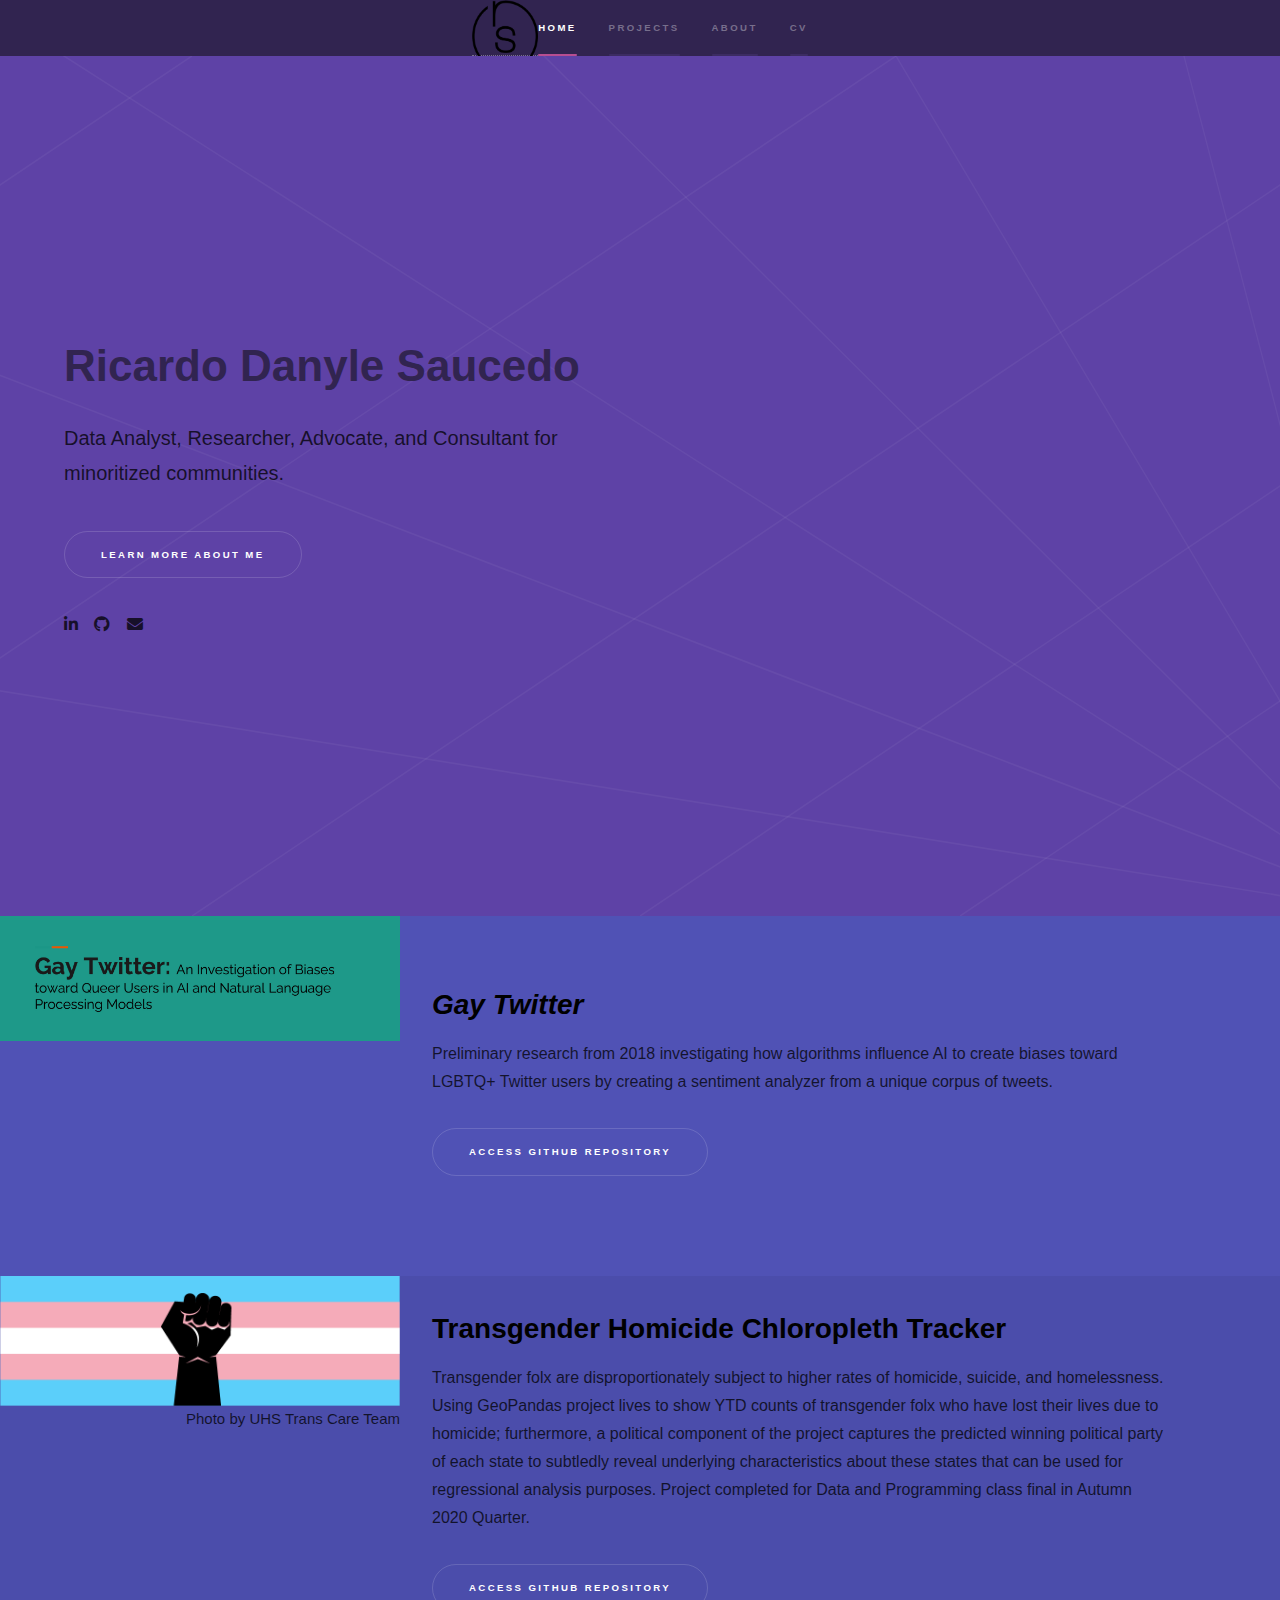
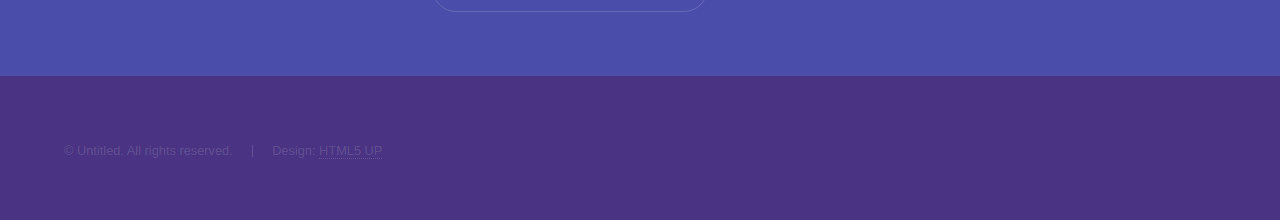
<file: index.html>
<!DOCTYPE HTML>
<!--
	Hyperspace by HTML5 UP
	html5up.net | @ajlkn
	Free for personal and commercial use under the CCA 3.0 license (html5up.net/license)
	Edits made by: Ricardo Saucedo
-->
<html>
	<head>
		<title>RS Services</title>
		<meta charset="utf-8" />
		<meta name="viewport" content="width=device-width, initial-scale=1, user-scalable=no" />
		<link rel="stylesheet" href="assets/css/main.css" />
		<link rel="shortcut icon" type="image/png" href="images/RSLogoTransparent.png"/>
		<noscript><link rel="stylesheet" href="assets/css/noscript.css" /></noscript>
	</head>
	<body class="is-preload">

		<!-- Sidebar -->
			<section id="sidebar">
				
				<div class="inner">
					<a href="index.html" class="title"><img alt="Logo" class="img-responsive" src="images/RSLogoTransparent.png"
					width="100" height="100"></a>
					<nav>
						<ul>
							<li><a href="#intro">Home</a></li>
							<li><a href="#one">Projects</a></li>
							<li><a href="contact.html">About</a></li>
							<li><a href="https://drive.google.com/file/d/1OMxg4QOyLHSQm7J_5yZWoTuV--6r4Atb/view?usp=sharing">CV</a></li>
						</ul>
					</nav>
				</div>
			</section>

		<!-- Wrapper -->
			<div id="wrapper">

				<!-- Intro -->
					<section id="intro" class="wrapper style1 fullscreen fade-up">
						
						<div class="inner">
							<h1>Ricardo Danyle Saucedo</h1>
							<p>Data Analyst, Researcher, Advocate, and Consultant for<br />
							minoritized communities.</p>
							<ul class="actions">
								<li><a href="contact.html" class="button scrolly">Learn more about me</a></li>
							</ul>
							<ul class="icons">
									<li><a href="https://www.linkedin.com/in/saucedord/" class="icon brands fa-linkedin-in"><span class="label">LinkedIn</span></a></li>
									<li><a href="https://github.com/RicardoSauce" class="icon brands fa-github"><span class="label">GitHub</span></a></li>
									<li><a href="mailto:saucedord@uchicago.edu" class="fa fa-envelope" aria-hidden="true"><span class="label">Email</span></a></li>
							</ul>
						</div>
					</section>

				<!-- One -->
					<section id="one" class="wrapper style2 spotlights">
						<section>
							<a href="https://github.com/RicardoSauce/GayTwitter" class="image"><img src="images/GayTwitter.jpg" alt="" data-position="center center" /></a>
							<div class="content">
								<div class="inner">
									<h2><i>Gay Twitter</i></h2>
									<p>Preliminary research from 2018 investigating how algorithms influence AI to create biases toward LGBTQ+ Twitter users by creating a sentiment analyzer from a unique corpus of tweets.</p>
									<ul class="actions">
										<li><a href="https://github.com/RicardoSauce/GayTwitter" class="button">Access GitHub repository</a></li>
									</ul>
								</div>
							</div>
						</section>
						<section>
							<a href="https://github.com/RicardoSauce/TransHomicideTracker" class="image"><img src="images/transgender.png" alt="" data-position="top center" /><figcaption>Photo by UHS Trans Care Team</figcaption></a>
							<div class="content">
								<div class="inner">
									<h2>Transgender Homicide Chloropleth Tracker </h2>
									<p>Transgender folx are disproportionately subject to higher rates of homicide, suicide, and homelessness. Using GeoPandas project lives to show YTD counts of transgender folx who have lost their lives due to homicide; furthermore, a political component of the project captures the predicted winning political party of each state to subtledly reveal underlying characteristics about these states that can be used for regressional analysis purposes. Project completed for Data and Programming class final in Autumn 2020 Quarter. </p>
									<ul class="actions">
										<li><a href="https://github.com/RicardoSauce/TransHomicideTracker" class="button">Access GitHub repository</a></li>
									</ul>
								</div>
							</div>
						</section>
						
			</div>

		<!-- Footer -->
			<footer id="footer" class="wrapper style1-alt">
				<div class="inner">
					<ul class="menu">
						<li>&copy; Untitled. All rights reserved.</li><li>Design: <a href="http://html5up.net">HTML5 UP</a></li>
					</ul>
				</div>
			</footer>

		<!-- Scripts -->
			<script src="assets/js/jquery.min.js"></script>
			<script src="assets/js/jquery.scrollex.min.js"></script>
			<script src="assets/js/jquery.scrolly.min.js"></script>
			<script src="assets/js/browser.min.js"></script>
			<script src="assets/js/breakpoints.min.js"></script>
			<script src="assets/js/util.js"></script>
			<script src="assets/js/main.js"></script>

	</body>
</html>
</file>
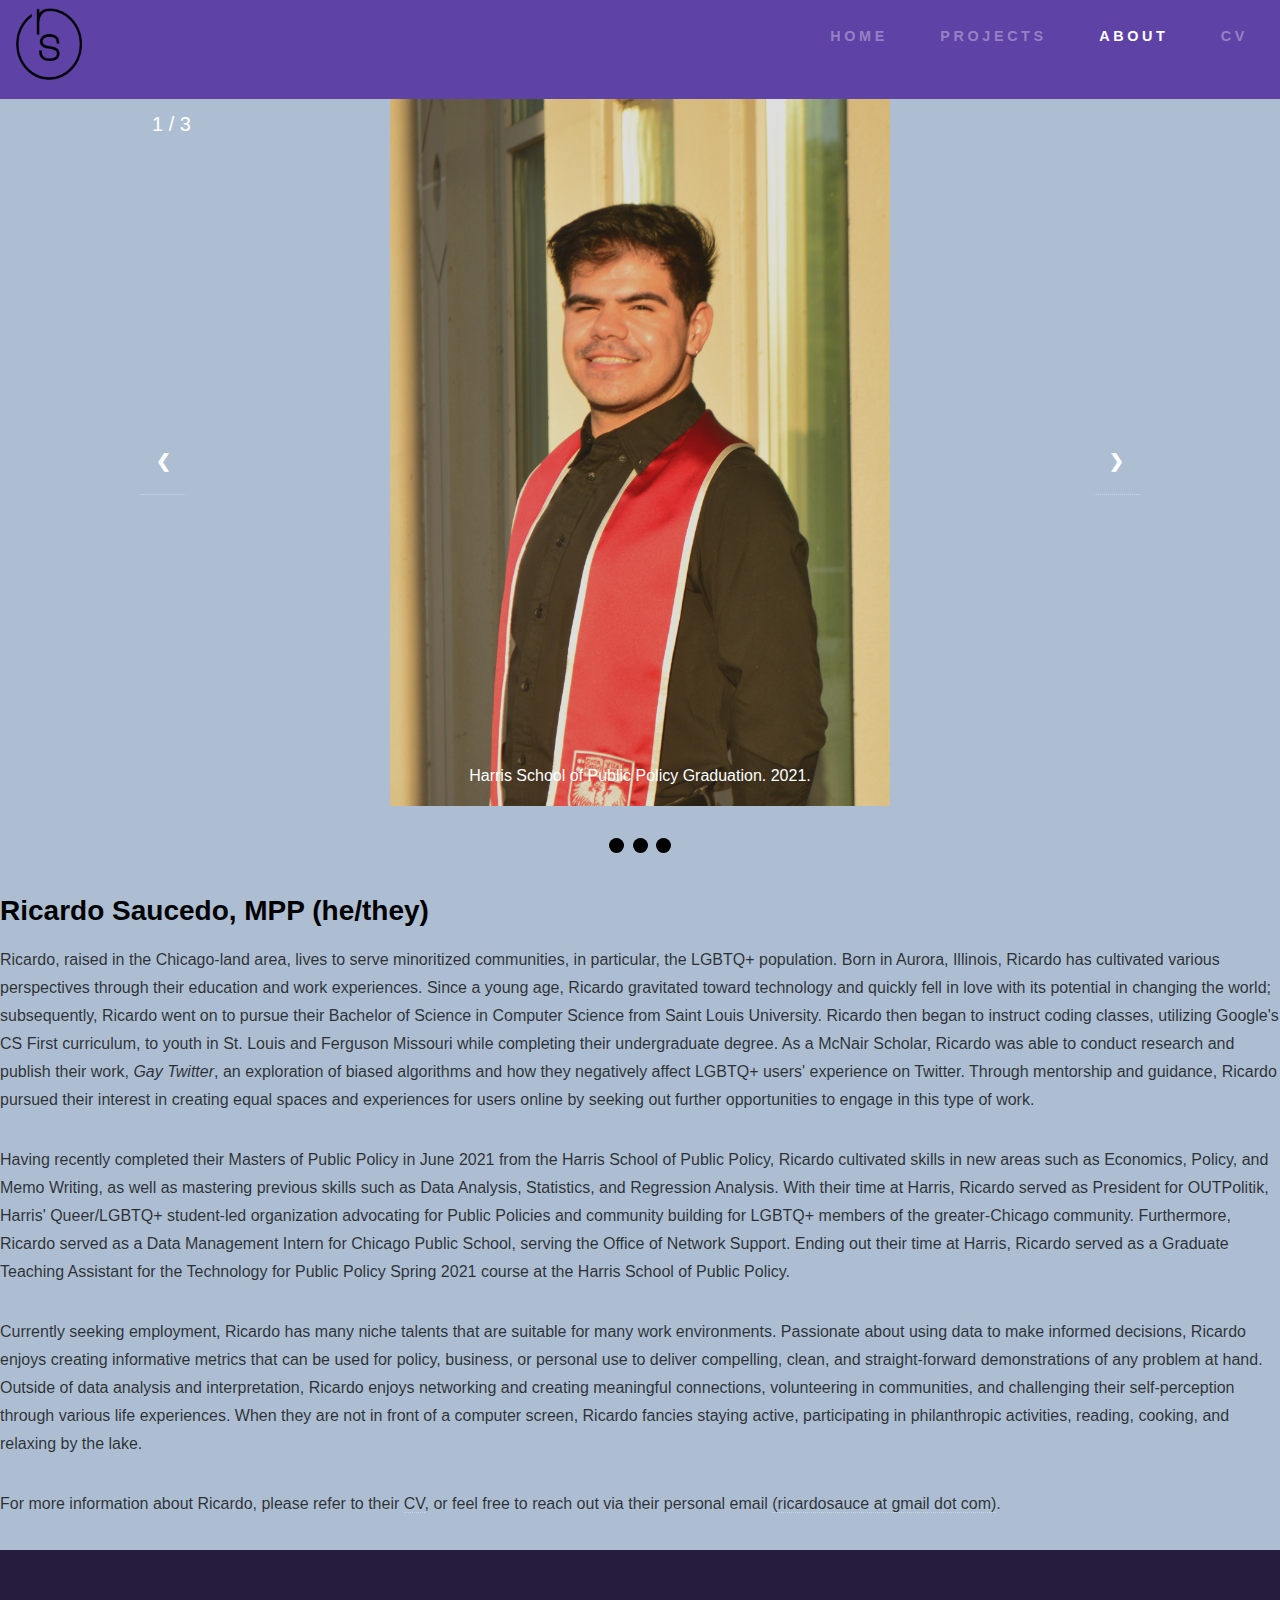
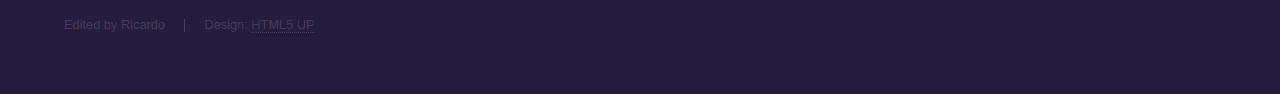
<file: contact.html>
<!DOCTYPE HTML>
<!--
	Hyperspace by HTML5 UP
	html5up.net | @ajlkn
	Free for personal and commercial use under the CCA 3.0 license (html5up.net/license)
	Edits made by: Ricardo Saucedo
-->
<html>
	<head>
		<title>RS Services</title>
		<meta charset="utf-8" />
		<meta name="viewport" content="width=device-width, initial-scale=1, user-scalable=no" />
		<link rel="stylesheet" href="assets/css/main.css" />
		<link rel="shortcut icon" type="image/png" href="images/RSLogoTransparent.png"/>
		<noscript><link rel="stylesheet" href="assets/css/noscript.css" /></noscript>
	</head>


			<!-- Header -->
	<header id="header">
		<a href="index.html" class="title"><img alt="Logo" class="img-responsive" src="images/RSLogoTransparent.png"
			width="100" height="100"></a>
		<nav>
			<ul>
				<li><a href="index.html">Home</a></li>
				<li><a href="index.html#one">Projects</a></li>
				<li><a href="contact.html" class="active">About</a></li>
				<li><a href="https://drive.google.com/file/d/1OMxg4QOyLHSQm7J_5yZWoTuV--6r4Atb/view?usp=sharing">CV</a></li>
			</ul>
		</nav>
	</header>
	
	<body class="is-preload">
	<!-- Wrapper -->
			<div class="slideshow-container">
					<!-- Full-width images with number and caption text -->
					<div class="mySlides fade">
						<div class="numbertext">1 / 3</div>
						<img src="images/headshot.JPG" style="width:50%" class="center">
						<div class="text">Harris School of Public Policy Graduation. 2021.</div>
					</div>
					
					<div class="mySlides fade">
						<div class="numbertext">2 / 3</div>
						<img src="images/UNMConference.jpg" style="width:100%">
						<div class="text">University of New Mexico. 2018.</div>
					</div>
					
					<div class="mySlides fade">
						<div class="numbertext">3 / 3</div>
						<img src="images/RicardoNaPraia.jpg" style="width:100%">
						<div class="text">Praia 19 in Costa de Caparica, Portugal. 2021.</div>
					</div>
					
					<!-- Next and previous buttons -->
					<a class="prev" onclick="plusSlides(-1)">&#10094;</a>
					<a class="next" onclick="plusSlides(1)">&#10095;</a>
				</div>	
					<br>
					
						<!-- The dots/circles -->
					<div style="text-align:center">
						<span class="dot" onclick="currentSlide(1)"></span>
						<span class="dot" onclick="currentSlide(2)"></span>
						<span class="dot" onclick="currentSlide(3)"></span>
					</div>
					<br>

				<section>	
					<div class="inner">
						<h2 class="major">Ricardo Saucedo, MPP (he/they)</h2>
						<p>Ricardo, raised in the Chicago-land area, lives to serve minoritized communities, in particular, the LGBTQ+ population. Born in Aurora, Illinois, Ricardo has cultivated various perspectives through their education and work experiences. Since a young age, Ricardo gravitated toward technology and quickly fell in love with its potential in changing the world; subsequently, Ricardo went on to pursue their Bachelor of Science in Computer Science from Saint Louis University. Ricardo then began to instruct coding classes, utilizing Google's CS First curriculum, to youth in St. Louis and Ferguson Missouri while completing their undergraduate degree. As a McNair Scholar, Ricardo was able to conduct research and publish their work, <i>Gay Twitter</i>, an exploration of biased algorithms and how they negatively affect LGBTQ+ users' experience on Twitter. Through mentorship and guidance, Ricardo pursued their interest in creating equal spaces and experiences for users online by seeking out further opportunities to engage in this type of work. </p>
						<p>Having recently completed their Masters of Public Policy in June 2021 from the Harris School of Public Policy, Ricardo cultivated skills in new areas such as Economics, Policy, and Memo Writing, as well as mastering previous skills such as Data Analysis, Statistics, and Regression Analysis. With their time at Harris, Ricardo served as President for OUTPolitik, Harris' Queer/LGBTQ+ student-led organization advocating for Public Policies and community building for LGBTQ+ members of the greater-Chicago community. Furthermore, Ricardo served as a Data Management Intern for Chicago Public School, serving the Office of Network Support. Ending out their time at Harris, Ricardo served as a Graduate Teaching Assistant for the Technology for Public Policy Spring 2021 course at the Harris School of Public Policy.  </p>
						<p>Currently seeking employment, Ricardo has many niche talents that are suitable for many work environments. Passionate about using data to make informed decisions, Ricardo enjoys creating informative metrics that can be used for policy, business, or personal use to deliver compelling, clean, and straight-forward demonstrations of any problem at hand. Outside of data analysis and interpretation, Ricardo enjoys networking and creating meaningful connections, volunteering in communities, and challenging their self-perception through various life experiences. When they are not in front of a computer screen, Ricardo fancies staying active, participating in philanthropic activities, reading, cooking, and relaxing by the lake. </p>
						<p></p>
						<p>For more information about Ricardo, please refer to their <a href="https://drive.google.com/file/d/1OMxg4QOyLHSQm7J_5yZWoTuV--6r4Atb/view?usp=sharing">CV</a>, or feel free to reach out via their personal email <a href="mailto:ricardsauce@gmail.com">(ricardosauce at gmail dot com)</a>.</p>
					</div>
				</section>

			</div>

		<!-- Footer -->
			<footer id="footer" class="wrapper alt">
				<div class="inner">
					<ul class="menu">
						<li> Edited by Ricardo</li><li>Design: <a href="http://html5up.net">HTML5 UP</a></li>
					</ul>
				</div>
			</footer>

		<!-- Scripts -->
			<script src="assets/js/jquery.min.js"></script>
			<script src="assets/js/jquery.scrollex.min.js"></script>
			<script src="assets/js/jquery.scrolly.min.js"></script>
			<script src="assets/js/browser.min.js"></script>
			<script src="assets/js/breakpoints.min.js"></script>
			<script src="assets/js/util.js"></script>
			<script src="assets/js/main.js"></script>
			<script src="assets/js/slideshow.js"></script>

	</body>
</html>
</file>
<file: assets/css/noscript.css>
/*
	Hyperspace by HTML5 UP
	html5up.net | @ajlkn
	Free for personal and commercial use under the CCA 3.0 license (html5up.net/license)
*/

/* Spotlights */

	.spotlights > section > .image:before {
		opacity: 0 !important;
	}

	.spotlights > section > .content > .inner {
		-moz-transform: none !important;
		-webkit-transform: none !important;
		-ms-transform: none !important;
		transform: none !important;
		opacity: 1 !important;
	}

/* Wrapper */

	.wrapper > .inner {
		opacity: 1 !important;
		-moz-transform: none !important;
		-webkit-transform: none !important;
		-ms-transform: none !important;
		transform: none !important;
	}

/* Sidebar */

	#sidebar > .inner {
		opacity: 1 !important;
	}

	#sidebar nav > ul > li {
		-moz-transform: none !important;
		-webkit-transform: none !important;
		-ms-transform: none !important;
		transform: none !important;
		opacity: 1 !important;
	}
</file>
<file: assets/css/main.css>
@import url(fontawesome-all.min.css);
/* templated from another source
*/

html, body, div, span, applet, object,
iframe, h1, h2, h3, h4, h5, h6, p, blockquote,
pre, a, abbr, acronym, address, big, cite,
code, del, dfn, em, img, ins, kbd, q, s, samp,
small, strike, strong, sub, sup, tt, var, b,
u, i, center, dl, dt, dd, ol, ul, li, fieldset,
form, label, legend, table, caption, tbody,
tfoot, thead, tr, th, td, article, aside,
canvas, details, embed, figure, figcaption,
footer, header, hgroup, menu, nav, output, ruby,
section, summary, time, mark, audio, video {
	margin: 0;
	padding: 0;
	border: 0;
	font-size: 100%;
	font: inherit;
	vertical-align: baseline;}

article, aside, details, figcaption, figure,
footer, header, hgroup, menu, nav, section {
	display: block;}

body {
	line-height: 1;
}

ol, ul {
	list-style: none;
}

blockquote, q {
	quotes: none;
}

	blockquote:before, blockquote:after, q:before, q:after {
		content: '';
		content: none;
	}

table {
	border-collapse: collapse;
	border-spacing: 0;
}

body {
	-webkit-text-size-adjust: none;
}

mark {
	background-color: transparent;
	color: inherit;
}

input::-moz-focus-inner {
	border: 0;
	padding: 0;
}

input, select, textarea {
	-moz-appearance: none;
	-webkit-appearance: none;
	-ms-appearance: none;
	appearance: none;
}

/* Basic */

	@-ms-viewport {
		width: device-width;
	}

	body {
		-ms-overflow-style: scrollbar;
	}

	@media screen and (max-width: 480px) {

		html, body {
			min-width: 320px;
		}

	}

	html {
		box-sizing: border-box;
	}

	*, *:before, *:after {
		box-sizing: inherit;
	}
	/* Body background of the webpage */
	body {
		background: #adbed2;
	}

		body.is-preload *, body.is-preload *:before, body.is-preload *:after {
			-moz-animation: none !important;
			-webkit-animation: none !important;
			-ms-animation: none !important;
			animation: none !important;
			-moz-transition: none !important;
			-webkit-transition: none !important;
			-ms-transition: none !important;
			transition: none !important;
		}

/* Type */

	body, input, select, textarea {
		color: rgba(0, 0, 0, 0.75);
		font-family: Arial, Helvetica, sans-serif;
		font-size: 16.5pt;
		font-weight: normal;
		line-height: 1.75;
	}

		@media screen and (max-width: 1680px) {

			body, input, select, textarea {
				font-size: 13pt;
			}

		}

		@media screen and (max-width: 1280px) {

			body, input, select, textarea {
				font-size: 12pt;
			}

		}

		@media screen and (max-width: 360px) {

			body, input, select, textarea {
				font-size: 11pt;
			}

		}

	a {
		-moz-transition: color 0.2s ease, border-bottom-color 0.2s ease;
		-webkit-transition: color 0.2s ease, border-bottom-color 0.2s ease;
		-ms-transition: color 0.2s ease, border-bottom-color 0.2s ease;
		transition: color 0.2s ease, border-bottom-color 0.2s ease;
		border-bottom: dotted 1px rgba(255, 255, 255, 0.35);
		color: inherit;
		text-decoration: none;
	}

		a:hover {
			border-bottom-color: transparent;
			color: #ffffff;
		}

	strong, b {
		color: #ffffff;
		font-weight: bold;
	}

	em, i {
		font-style: italic;
	}

	p {
		margin: 0 0 2em 0;
	}

	h1{
		color: #312450;
		font-weight: bold;
		line-height: 1.5;
		margin: 0 0 0.5em 0;
	}
	h2, h3, h4, h5, h6 {
		color: #000000;
		font-weight: bold;
		line-height: 1.5;
		margin: 0 0 0.5em 0;
	}

		h1 a, h2 a, h3 a, h4 a, h5 a, h6 a {
			color: inherit;
			text-decoration: none;
		}

	h1 {
		font-size: 2.75em;
	}

		h1.major {
			margin: 0 0 1.3em 0;
			position: relative;
			padding-bottom: 0.35em;
		}

			h1.major:after {
				background-image: -moz-linear-gradient(to right, #5e42a6, #b74e91);
				background-image: -webkit-linear-gradient(to right, #5e42a6, #b74e91);
				background-image: -ms-linear-gradient(to right, #5e42a6, #b74e91);
				background-image: linear-gradient(to right, #5e42a6, #b74e91);
				-moz-transition: max-width 0.2s ease;
				-webkit-transition: max-width 0.2s ease;
				-ms-transition: max-width 0.2s ease;
				transition: max-width 0.2s ease;
				border-radius: 0.2em;
				bottom: 0;
				content: '';
				height: 0.05em;
				position: absolute;
				right: 0;
				width: 100%;
			}

	h2 {
		font-size: 1.75em;
	}

	h3 {
		font-size: 1.1em;
	}

	h4 {
		font-size: 1em;
	}

	h5 {
		font-size: 0.8em;
	}

	h6 {
		font-size: 0.6em;
	}

	@media screen and (max-width: 736px) {

		h1 {
			font-size: 2em;
		}

		h2 {
			font-size: 1.25em;
		}

		h3 {
			font-size: 1em;
		}

		h4 {
			font-size: 0.8em;
		}

		h5 {
			font-size: 0.6em;
		}

		h6 {
			font-size: 0.6em;
		}

	}

	sub {
		font-size: 0.8em;
		position: relative;
		top: 0.5em;
	}

	sup {
		font-size: 0.8em;
		position: relative;
		top: -0.5em;
	}

	blockquote {
		border-left: solid 4px rgba(255, 255, 255, 0.15);
		font-style: italic;
		margin: 0 0 2em 0;
		padding: 0.5em 0 0.5em 2em;
	}

	code {
		background: rgba(255, 255, 255, 0.05);
		border-radius: 0.25em;
		border: solid 1px rgba(255, 255, 255, 0.15);
		font-family: "Courier New", monospace;
		font-size: 0.9em;
		margin: 0 0.25em;
		padding: 0.25em 0.65em;
	}

	pre {
		-webkit-overflow-scrolling: touch;
		font-family: "Courier New", monospace;
		font-size: 0.9em;
		margin: 0 0 2em 0;
	}

		pre code {
			display: block;
			line-height: 1.75em;
			padding: 1em 1.5em;
			overflow-x: auto;
		}

	hr {
		border: 0;
		border-bottom: solid 1px rgba(255, 255, 255, 0.15);
		margin: 2em 0;
	}

		hr.major {
			margin: 3em 0;
		}

	.align-left {
		text-align: left;
	}

	.align-center {
		text-align: center;
	}

	.align-right {
		text-align: right;
	}

/* Row */

	.row {
		display: flex;
		flex-wrap: wrap;
		box-sizing: border-box;
		align-items: stretch;
	}

		.row > * {
			box-sizing: border-box;
		}

		.row.gtr-uniform > * > :last-child {
			margin-bottom: 0;
		}

		.row.aln-left {
			justify-content: flex-start;
		}

		.row.aln-center {
			justify-content: center;
		}

		.row.aln-right {
			justify-content: flex-end;
		}

		.row.aln-top {
			align-items: flex-start;
		}

		.row.aln-middle {
			align-items: center;
		}

		.row.aln-bottom {
			align-items: flex-end;
		}

		.row > .imp {
			order: -1;
		}

		.row > .col-1 {
			width: 8.33333%;
		}

		.row > .off-1 {
			margin-left: 8.33333%;
		}

		.row > .col-2 {
			width: 16.66667%;
		}

		.row > .off-2 {
			margin-left: 16.66667%;
		}

		.row > .col-3 {
			width: 25%;
		}

		.row > .off-3 {
			margin-left: 25%;
		}

		.row > .col-4 {
			width: 33.33333%;
		}

		.row > .off-4 {
			margin-left: 33.33333%;
		}

		.row > .col-5 {
			width: 41.66667%;
		}

		.row > .off-5 {
			margin-left: 41.66667%;
		}

		.row > .col-6 {
			width: 50%;
		}

		.row > .off-6 {
			margin-left: 50%;
		}

		.row > .col-7 {
			width: 58.33333%;
		}

		.row > .off-7 {
			margin-left: 58.33333%;
		}

		.row > .col-8 {
			width: 66.66667%;
		}

		.row > .off-8 {
			margin-left: 66.66667%;
		}

		.row > .col-9 {
			width: 75%;
		}

		.row > .off-9 {
			margin-left: 75%;
		}

		.row > .col-10 {
			width: 83.33333%;
		}

		.row > .off-10 {
			margin-left: 83.33333%;
		}

		.row > .col-11 {
			width: 91.66667%;
		}

		.row > .off-11 {
			margin-left: 91.66667%;
		}

		.row > .col-12 {
			width: 100%;
		}

		.row > .off-12 {
			margin-left: 100%;
		}

		.row.gtr-0 {
			margin-top: 0;
			margin-left: 0em;
		}

			.row.gtr-0 > * {
				padding: 0 0 0 0em;
			}

			.row.gtr-0.gtr-uniform {
				margin-top: 0em;
			}

				.row.gtr-0.gtr-uniform > * {
					padding-top: 0em;
				}

		.row.gtr-25 {
			margin-top: 0;
			margin-left: -0.375em;
		}

			.row.gtr-25 > * {
				padding: 0 0 0 0.375em;
			}

			.row.gtr-25.gtr-uniform {
				margin-top: -0.375em;
			}

				.row.gtr-25.gtr-uniform > * {
					padding-top: 0.375em;
				}

		.row.gtr-50 {
			margin-top: 0;
			margin-left: -0.75em;
		}

			.row.gtr-50 > * {
				padding: 0 0 0 0.75em;
			}

			.row.gtr-50.gtr-uniform {
				margin-top: -0.75em;
			}

				.row.gtr-50.gtr-uniform > * {
					padding-top: 0.75em;
				}

		.row {
			margin-top: 0;
			margin-left: -1.5em;
		}

			.row > * {
				padding: 0 0 0 1.5em;
			}

			.row.gtr-uniform {
				margin-top: -1.5em;
			}

				.row.gtr-uniform > * {
					padding-top: 1.5em;
				}

		.row.gtr-150 {
			margin-top: 0;
			margin-left: -2.25em;
		}

			.row.gtr-150 > * {
				padding: 0 0 0 2.25em;
			}

			.row.gtr-150.gtr-uniform {
				margin-top: -2.25em;
			}

				.row.gtr-150.gtr-uniform > * {
					padding-top: 2.25em;
				}

		.row.gtr-200 {
			margin-top: 0;
			margin-left: -3em;
		}

			.row.gtr-200 > * {
				padding: 0 0 0 3em;
			}

			.row.gtr-200.gtr-uniform {
				margin-top: -3em;
			}

				.row.gtr-200.gtr-uniform > * {
					padding-top: 3em;
				}

		@media screen and (max-width: 1680px) {

			.row {
				display: flex;
				flex-wrap: wrap;
				box-sizing: border-box;
				align-items: stretch;
			}

				.row > * {
					box-sizing: border-box;
				}

				.row.gtr-uniform > * > :last-child {
					margin-bottom: 0;
				}

				.row.aln-left {
					justify-content: flex-start;
				}

				.row.aln-center {
					justify-content: center;
				}

				.row.aln-right {
					justify-content: flex-end;
				}

				.row.aln-top {
					align-items: flex-start;
				}

				.row.aln-middle {
					align-items: center;
				}

				.row.aln-bottom {
					align-items: flex-end;
				}

				.row > .imp-xlarge {
					order: -1;
				}

				.row > .col-1-xlarge {
					width: 8.33333%;
				}

				.row > .off-1-xlarge {
					margin-left: 8.33333%;
				}

				.row > .col-2-xlarge {
					width: 16.66667%;
				}

				.row > .off-2-xlarge {
					margin-left: 16.66667%;
				}

				.row > .col-3-xlarge {
					width: 25%;
				}

				.row > .off-3-xlarge {
					margin-left: 25%;
				}

				.row > .col-4-xlarge {
					width: 33.33333%;
				}

				.row > .off-4-xlarge {
					margin-left: 33.33333%;
				}

				.row > .col-5-xlarge {
					width: 41.66667%;
				}

				.row > .off-5-xlarge {
					margin-left: 41.66667%;
				}

				.row > .col-6-xlarge {
					width: 50%;
				}

				.row > .off-6-xlarge {
					margin-left: 50%;
				}

				.row > .col-7-xlarge {
					width: 58.33333%;
				}

				.row > .off-7-xlarge {
					margin-left: 58.33333%;
				}

				.row > .col-8-xlarge {
					width: 66.66667%;
				}

				.row > .off-8-xlarge {
					margin-left: 66.66667%;
				}

				.row > .col-9-xlarge {
					width: 75%;
				}

				.row > .off-9-xlarge {
					margin-left: 75%;
				}

				.row > .col-10-xlarge {
					width: 83.33333%;
				}

				.row > .off-10-xlarge {
					margin-left: 83.33333%;
				}

				.row > .col-11-xlarge {
					width: 91.66667%;
				}

				.row > .off-11-xlarge {
					margin-left: 91.66667%;
				}

				.row > .col-12-xlarge {
					width: 100%;
				}

				.row > .off-12-xlarge {
					margin-left: 100%;
				}

				.row.gtr-0 {
					margin-top: 0;
					margin-left: 0em;
				}

					.row.gtr-0 > * {
						padding: 0 0 0 0em;
					}

					.row.gtr-0.gtr-uniform {
						margin-top: 0em;
					}

						.row.gtr-0.gtr-uniform > * {
							padding-top: 0em;
						}

				.row.gtr-25 {
					margin-top: 0;
					margin-left: -0.375em;
				}

					.row.gtr-25 > * {
						padding: 0 0 0 0.375em;
					}

					.row.gtr-25.gtr-uniform {
						margin-top: -0.375em;
					}

						.row.gtr-25.gtr-uniform > * {
							padding-top: 0.375em;
						}

				.row.gtr-50 {
					margin-top: 0;
					margin-left: -0.75em;
				}

					.row.gtr-50 > * {
						padding: 0 0 0 0.75em;
					}

					.row.gtr-50.gtr-uniform {
						margin-top: -0.75em;
					}

						.row.gtr-50.gtr-uniform > * {
							padding-top: 0.75em;
						}

				.row {
					margin-top: 0;
					margin-left: -1.5em;
				}

					.row > * {
						padding: 0 0 0 1.5em;
					}

					.row.gtr-uniform {
						margin-top: -1.5em;
					}

						.row.gtr-uniform > * {
							padding-top: 1.5em;
						}

				.row.gtr-150 {
					margin-top: 0;
					margin-left: -2.25em;
				}

					.row.gtr-150 > * {
						padding: 0 0 0 2.25em;
					}

					.row.gtr-150.gtr-uniform {
						margin-top: -2.25em;
					}

						.row.gtr-150.gtr-uniform > * {
							padding-top: 2.25em;
						}

				.row.gtr-200 {
					margin-top: 0;
					margin-left: -3em;
				}

					.row.gtr-200 > * {
						padding: 0 0 0 3em;
					}

					.row.gtr-200.gtr-uniform {
						margin-top: -3em;
					}

						.row.gtr-200.gtr-uniform > * {
							padding-top: 3em;
						}

		}

		@media screen and (max-width: 1280px) {

			.row {
				display: flex;
				flex-wrap: wrap;
				box-sizing: border-box;
				align-items: stretch;
			}

				.row > * {
					box-sizing: border-box;
				}

				.row.gtr-uniform > * > :last-child {
					margin-bottom: 0;
				}

				.row.aln-left {
					justify-content: flex-start;
				}

				.row.aln-center {
					justify-content: center;
				}

				.row.aln-right {
					justify-content: flex-end;
				}

				.row.aln-top {
					align-items: flex-start;
				}

				.row.aln-middle {
					align-items: center;
				}

				.row.aln-bottom {
					align-items: flex-end;
				}

				.row > .imp-large {
					order: -1;
				}

				.row > .col-1-large {
					width: 8.33333%;
				}

				.row > .off-1-large {
					margin-left: 8.33333%;
				}

				.row > .col-2-large {
					width: 16.66667%;
				}

				.row > .off-2-large {
					margin-left: 16.66667%;
				}

				.row > .col-3-large {
					width: 25%;
				}

				.row > .off-3-large {
					margin-left: 25%;
				}

				.row > .col-4-large {
					width: 33.33333%;
				}

				.row > .off-4-large {
					margin-left: 33.33333%;
				}

				.row > .col-5-large {
					width: 41.66667%;
				}

				.row > .off-5-large {
					margin-left: 41.66667%;
				}

				.row > .col-6-large {
					width: 50%;
				}

				.row > .off-6-large {
					margin-left: 50%;
				}

				.row > .col-7-large {
					width: 58.33333%;
				}

				.row > .off-7-large {
					margin-left: 58.33333%;
				}

				.row > .col-8-large {
					width: 66.66667%;
				}

				.row > .off-8-large {
					margin-left: 66.66667%;
				}

				.row > .col-9-large {
					width: 75%;
				}

				.row > .off-9-large {
					margin-left: 75%;
				}

				.row > .col-10-large {
					width: 83.33333%;
				}

				.row > .off-10-large {
					margin-left: 83.33333%;
				}

				.row > .col-11-large {
					width: 91.66667%;
				}

				.row > .off-11-large {
					margin-left: 91.66667%;
				}

				.row > .col-12-large {
					width: 100%;
				}

				.row > .off-12-large {
					margin-left: 100%;
				}

				.row.gtr-0 {
					margin-top: 0;
					margin-left: 0em;
				}

					.row.gtr-0 > * {
						padding: 0 0 0 0em;
					}

					.row.gtr-0.gtr-uniform {
						margin-top: 0em;
					}

						.row.gtr-0.gtr-uniform > * {
							padding-top: 0em;
						}

				.row.gtr-25 {
					margin-top: 0;
					margin-left: -0.375em;
				}

					.row.gtr-25 > * {
						padding: 0 0 0 0.375em;
					}

					.row.gtr-25.gtr-uniform {
						margin-top: -0.375em;
					}

						.row.gtr-25.gtr-uniform > * {
							padding-top: 0.375em;
						}

				.row.gtr-50 {
					margin-top: 0;
					margin-left: -0.75em;
				}

					.row.gtr-50 > * {
						padding: 0 0 0 0.75em;
					}

					.row.gtr-50.gtr-uniform {
						margin-top: -0.75em;
					}

						.row.gtr-50.gtr-uniform > * {
							padding-top: 0.75em;
						}

				.row {
					margin-top: 0;
					margin-left: -1.5em;
				}

					.row > * {
						padding: 0 0 0 1.5em;
					}

					.row.gtr-uniform {
						margin-top: -1.5em;
					}

						.row.gtr-uniform > * {
							padding-top: 1.5em;
						}

				.row.gtr-150 {
					margin-top: 0;
					margin-left: -2.25em;
				}

					.row.gtr-150 > * {
						padding: 0 0 0 2.25em;
					}

					.row.gtr-150.gtr-uniform {
						margin-top: -2.25em;
					}

						.row.gtr-150.gtr-uniform > * {
							padding-top: 2.25em;
						}

				.row.gtr-200 {
					margin-top: 0;
					margin-left: -3em;
				}

					.row.gtr-200 > * {
						padding: 0 0 0 3em;
					}

					.row.gtr-200.gtr-uniform {
						margin-top: -3em;
					}

						.row.gtr-200.gtr-uniform > * {
							padding-top: 3em;
						}

		}

		@media screen and (max-width: 980px) {

			.row {
				display: flex;
				flex-wrap: wrap;
				box-sizing: border-box;
				align-items: stretch;
			}

				.row > * {
					box-sizing: border-box;
				}

				.row.gtr-uniform > * > :last-child {
					margin-bottom: 0;
				}

				.row.aln-left {
					justify-content: flex-start;
				}

				.row.aln-center {
					justify-content: center;
				}

				.row.aln-right {
					justify-content: flex-end;
				}

				.row.aln-top {
					align-items: flex-start;
				}

				.row.aln-middle {
					align-items: center;
				}

				.row.aln-bottom {
					align-items: flex-end;
				}

				.row > .imp-medium {
					order: -1;
				}

				.row > .col-1-medium {
					width: 8.33333%;
				}

				.row > .off-1-medium {
					margin-left: 8.33333%;
				}

				.row > .col-2-medium {
					width: 16.66667%;
				}

				.row > .off-2-medium {
					margin-left: 16.66667%;
				}

				.row > .col-3-medium {
					width: 25%;
				}

				.row > .off-3-medium {
					margin-left: 25%;
				}

				.row > .col-4-medium {
					width: 33.33333%;
				}

				.row > .off-4-medium {
					margin-left: 33.33333%;
				}

				.row > .col-5-medium {
					width: 41.66667%;
				}

				.row > .off-5-medium {
					margin-left: 41.66667%;
				}

				.row > .col-6-medium {
					width: 50%;
				}

				.row > .off-6-medium {
					margin-left: 50%;
				}

				.row > .col-7-medium {
					width: 58.33333%;
				}

				.row > .off-7-medium {
					margin-left: 58.33333%;
				}

				.row > .col-8-medium {
					width: 66.66667%;
				}

				.row > .off-8-medium {
					margin-left: 66.66667%;
				}

				.row > .col-9-medium {
					width: 75%;
				}

				.row > .off-9-medium {
					margin-left: 75%;
				}

				.row > .col-10-medium {
					width: 83.33333%;
				}

				.row > .off-10-medium {
					margin-left: 83.33333%;
				}

				.row > .col-11-medium {
					width: 91.66667%;
				}

				.row > .off-11-medium {
					margin-left: 91.66667%;
				}

				.row > .col-12-medium {
					width: 100%;
				}

				.row > .off-12-medium {
					margin-left: 100%;
				}

				.row.gtr-0 {
					margin-top: 0;
					margin-left: 0em;
				}

					.row.gtr-0 > * {
						padding: 0 0 0 0em;
					}

					.row.gtr-0.gtr-uniform {
						margin-top: 0em;
					}

						.row.gtr-0.gtr-uniform > * {
							padding-top: 0em;
						}

				.row.gtr-25 {
					margin-top: 0;
					margin-left: -0.375em;
				}

					.row.gtr-25 > * {
						padding: 0 0 0 0.375em;
					}

					.row.gtr-25.gtr-uniform {
						margin-top: -0.375em;
					}

						.row.gtr-25.gtr-uniform > * {
							padding-top: 0.375em;
						}

				.row.gtr-50 {
					margin-top: 0;
					margin-left: -0.75em;
				}

					.row.gtr-50 > * {
						padding: 0 0 0 0.75em;
					}

					.row.gtr-50.gtr-uniform {
						margin-top: -0.75em;
					}

						.row.gtr-50.gtr-uniform > * {
							padding-top: 0.75em;
						}

				.row {
					margin-top: 0;
					margin-left: -1.5em;
				}

					.row > * {
						padding: 0 0 0 1.5em;
					}

					.row.gtr-uniform {
						margin-top: -1.5em;
					}

						.row.gtr-uniform > * {
							padding-top: 1.5em;
						}

				.row.gtr-150 {
					margin-top: 0;
					margin-left: -2.25em;
				}

					.row.gtr-150 > * {
						padding: 0 0 0 2.25em;
					}

					.row.gtr-150.gtr-uniform {
						margin-top: -2.25em;
					}

						.row.gtr-150.gtr-uniform > * {
							padding-top: 2.25em;
						}

				.row.gtr-200 {
					margin-top: 0;
					margin-left: -3em;
				}

					.row.gtr-200 > * {
						padding: 0 0 0 3em;
					}

					.row.gtr-200.gtr-uniform {
						margin-top: -3em;
					}

						.row.gtr-200.gtr-uniform > * {
							padding-top: 3em;
						}

		}

		@media screen and (max-width: 736px) {

			.row {
				display: flex;
				flex-wrap: wrap;
				box-sizing: border-box;
				align-items: stretch;
			}

				.row > * {
					box-sizing: border-box;
				}

				.row.gtr-uniform > * > :last-child {
					margin-bottom: 0;
				}

				.row.aln-left {
					justify-content: flex-start;
				}

				.row.aln-center {
					justify-content: center;
				}

				.row.aln-right {
					justify-content: flex-end;
				}

				.row.aln-top {
					align-items: flex-start;
				}

				.row.aln-middle {
					align-items: center;
				}

				.row.aln-bottom {
					align-items: flex-end;
				}

				.row > .imp-small {
					order: -1;
				}

				.row > .col-1-small {
					width: 8.33333%;
				}

				.row > .off-1-small {
					margin-left: 8.33333%;
				}

				.row > .col-2-small {
					width: 16.66667%;
				}

				.row > .off-2-small {
					margin-left: 16.66667%;
				}

				.row > .col-3-small {
					width: 25%;
				}

				.row > .off-3-small {
					margin-left: 25%;
				}

				.row > .col-4-small {
					width: 33.33333%;
				}

				.row > .off-4-small {
					margin-left: 33.33333%;
				}

				.row > .col-5-small {
					width: 41.66667%;
				}

				.row > .off-5-small {
					margin-left: 41.66667%;
				}

				.row > .col-6-small {
					width: 50%;
				}

				.row > .off-6-small {
					margin-left: 50%;
				}

				.row > .col-7-small {
					width: 58.33333%;
				}

				.row > .off-7-small {
					margin-left: 58.33333%;
				}

				.row > .col-8-small {
					width: 66.66667%;
				}

				.row > .off-8-small {
					margin-left: 66.66667%;
				}

				.row > .col-9-small {
					width: 75%;
				}

				.row > .off-9-small {
					margin-left: 75%;
				}

				.row > .col-10-small {
					width: 83.33333%;
				}

				.row > .off-10-small {
					margin-left: 83.33333%;
				}

				.row > .col-11-small {
					width: 91.66667%;
				}

				.row > .off-11-small {
					margin-left: 91.66667%;
				}

				.row > .col-12-small {
					width: 100%;
				}

				.row > .off-12-small {
					margin-left: 100%;
				}

				.row.gtr-0 {
					margin-top: 0;
					margin-left: 0em;
				}

					.row.gtr-0 > * {
						padding: 0 0 0 0em;
					}

					.row.gtr-0.gtr-uniform {
						margin-top: 0em;
					}

						.row.gtr-0.gtr-uniform > * {
							padding-top: 0em;
						}

				.row.gtr-25 {
					margin-top: 0;
					margin-left: -0.375em;
				}

					.row.gtr-25 > * {
						padding: 0 0 0 0.375em;
					}

					.row.gtr-25.gtr-uniform {
						margin-top: -0.375em;
					}

						.row.gtr-25.gtr-uniform > * {
							padding-top: 0.375em;
						}

				.row.gtr-50 {
					margin-top: 0;
					margin-left: -0.75em;
				}

					.row.gtr-50 > * {
						padding: 0 0 0 0.75em;
					}

					.row.gtr-50.gtr-uniform {
						margin-top: -0.75em;
					}

						.row.gtr-50.gtr-uniform > * {
							padding-top: 0.75em;
						}

				.row {
					margin-top: 0;
					margin-left: -1.5em;
				}

					.row > * {
						padding: 0 0 0 1.5em;
					}

					.row.gtr-uniform {
						margin-top: -1.5em;
					}

						.row.gtr-uniform > * {
							padding-top: 1.5em;
						}

				.row.gtr-150 {
					margin-top: 0;
					margin-left: -2.25em;
				}

					.row.gtr-150 > * {
						padding: 0 0 0 2.25em;
					}

					.row.gtr-150.gtr-uniform {
						margin-top: -2.25em;
					}

						.row.gtr-150.gtr-uniform > * {
							padding-top: 2.25em;
						}

				.row.gtr-200 {
					margin-top: 0;
					margin-left: -3em;
				}

					.row.gtr-200 > * {
						padding: 0 0 0 3em;
					}

					.row.gtr-200.gtr-uniform {
						margin-top: -3em;
					}

						.row.gtr-200.gtr-uniform > * {
							padding-top: 3em;
						}

		}

		@media screen and (max-width: 480px) {

			.row {
				display: flex;
				flex-wrap: wrap;
				box-sizing: border-box;
				align-items: stretch;
			}

				.row > * {
					box-sizing: border-box;
				}

				.row.gtr-uniform > * > :last-child {
					margin-bottom: 0;
				}

				.row.aln-left {
					justify-content: flex-start;
				}

				.row.aln-center {
					justify-content: center;
				}

				.row.aln-right {
					justify-content: flex-end;
				}

				.row.aln-top {
					align-items: flex-start;
				}

				.row.aln-middle {
					align-items: center;
				}

				.row.aln-bottom {
					align-items: flex-end;
				}

				.row > .imp-xsmall {
					order: -1;
				}

				.row > .col-1-xsmall {
					width: 8.33333%;
				}

				.row > .off-1-xsmall {
					margin-left: 8.33333%;
				}

				.row > .col-2-xsmall {
					width: 16.66667%;
				}

				.row > .off-2-xsmall {
					margin-left: 16.66667%;
				}

				.row > .col-3-xsmall {
					width: 25%;
				}

				.row > .off-3-xsmall {
					margin-left: 25%;
				}

				.row > .col-4-xsmall {
					width: 33.33333%;
				}

				.row > .off-4-xsmall {
					margin-left: 33.33333%;
				}

				.row > .col-5-xsmall {
					width: 41.66667%;
				}

				.row > .off-5-xsmall {
					margin-left: 41.66667%;
				}

				.row > .col-6-xsmall {
					width: 50%;
				}

				.row > .off-6-xsmall {
					margin-left: 50%;
				}

				.row > .col-7-xsmall {
					width: 58.33333%;
				}

				.row > .off-7-xsmall {
					margin-left: 58.33333%;
				}

				.row > .col-8-xsmall {
					width: 66.66667%;
				}

				.row > .off-8-xsmall {
					margin-left: 66.66667%;
				}

				.row > .col-9-xsmall {
					width: 75%;
				}

				.row > .off-9-xsmall {
					margin-left: 75%;
				}

				.row > .col-10-xsmall {
					width: 83.33333%;
				}

				.row > .off-10-xsmall {
					margin-left: 83.33333%;
				}

				.row > .col-11-xsmall {
					width: 91.66667%;
				}

				.row > .off-11-xsmall {
					margin-left: 91.66667%;
				}

				.row > .col-12-xsmall {
					width: 100%;
				}

				.row > .off-12-xsmall {
					margin-left: 100%;
				}

				.row.gtr-0 {
					margin-top: 0;
					margin-left: 0em;
				}

					.row.gtr-0 > * {
						padding: 0 0 0 0em;
					}

					.row.gtr-0.gtr-uniform {
						margin-top: 0em;
					}

						.row.gtr-0.gtr-uniform > * {
							padding-top: 0em;
						}

				.row.gtr-25 {
					margin-top: 0;
					margin-left: -0.375em;
				}

					.row.gtr-25 > * {
						padding: 0 0 0 0.375em;
					}

					.row.gtr-25.gtr-uniform {
						margin-top: -0.375em;
					}

						.row.gtr-25.gtr-uniform > * {
							padding-top: 0.375em;
						}

				.row.gtr-50 {
					margin-top: 0;
					margin-left: -0.75em;
				}

					.row.gtr-50 > * {
						padding: 0 0 0 0.75em;
					}

					.row.gtr-50.gtr-uniform {
						margin-top: -0.75em;
					}

						.row.gtr-50.gtr-uniform > * {
							padding-top: 0.75em;
						}

				.row {
					margin-top: 0;
					margin-left: -1.5em;
				}

					.row > * {
						padding: 0 0 0 1.5em;
					}

					.row.gtr-uniform {
						margin-top: -1.5em;
					}

						.row.gtr-uniform > * {
							padding-top: 1.5em;
						}

				.row.gtr-150 {
					margin-top: 0;
					margin-left: -2.25em;
				}

					.row.gtr-150 > * {
						padding: 0 0 0 2.25em;
					}

					.row.gtr-150.gtr-uniform {
						margin-top: -2.25em;
					}

						.row.gtr-150.gtr-uniform > * {
							padding-top: 2.25em;
						}

				.row.gtr-200 {
					margin-top: 0;
					margin-left: -3em;
				}

					.row.gtr-200 > * {
						padding: 0 0 0 3em;
					}

					.row.gtr-200.gtr-uniform {
						margin-top: -3em;
					}

						.row.gtr-200.gtr-uniform > * {
							padding-top: 3em;
						}

		}

/* Box */

	.box {
		border-radius: 0.25em;
		border: solid 1px rgba(255, 255, 255, 0.15);
		margin-bottom: 2em;
		padding: 1.5em;
	}

		.box > :last-child,
		.box > :last-child > :last-child,
		.box > :last-child > :last-child > :last-child {
			margin-bottom: 0;
		}

		.box.alt {
			border: 0;
			border-radius: 0;
			padding: 0;
		}

/* Button */

	input[type="submit"],
	input[type="reset"],
	input[type="button"],
	button,
	.button {
		-moz-appearance: none;
		-webkit-appearance: none;
		-ms-appearance: none;
		appearance: none;
		-moz-transition: border-color 0.2s ease;
		-webkit-transition: border-color 0.2s ease;
		-ms-transition: border-color 0.2s ease;
		transition: border-color 0.2s ease;
		background-color: transparent;
		border: solid 1px !important;
		border-color: rgba(255, 255, 255, 0.15) !important;
		border-radius: 3em;
		color: #ffffff !important;
		cursor: pointer;
		display: inline-block;
		font-size: 0.6em;
		font-weight: bold;
		height: calc(4.75em + 2px);
		letter-spacing: 0.25em;
		line-height: 4.75em;
		outline: 0;
		padding: 0 3.75em;
		position: relative;
		text-align: center;
		text-decoration: none;
		text-transform: uppercase;
		white-space: nowrap;
	}

		input[type="submit"]:after,
		input[type="reset"]:after,
		input[type="button"]:after,
		button:after,
		.button:after {
			-moz-transform: scale(0.25);
			-webkit-transform: scale(0.25);
			-ms-transform: scale(0.25);
			transform: scale(0.25);
			pointer-events: none;
			-moz-transition: opacity 0.2s ease, -moz-transform 0.2s ease;
			-webkit-transition: opacity 0.2s ease, -webkit-transform 0.2s ease;
			-ms-transition: opacity 0.2s ease, -ms-transform 0.2s ease;
			transition: opacity 0.2s ease, transform 0.2s ease;
			background: #ffffff;
			border-radius: 3em;
			content: '';
			height: 100%;
			left: 0;
			opacity: 0;
			position: absolute;
			top: 0;
			width: 100%;
		}

		input[type="submit"].icon:before,
		input[type="reset"].icon:before,
		input[type="button"].icon:before,
		button.icon:before,
		.button.icon:before {
			margin-right: 0.75em;
		}

		input[type="submit"].fit,
		input[type="reset"].fit,
		input[type="button"].fit,
		button.fit,
		.button.fit {
			width: 100%;
		}

		input[type="submit"].small,
		input[type="reset"].small,
		input[type="button"].small,
		button.small,
		.button.small {
			font-size: 0.4em;
		}

		input[type="submit"].large,
		input[type="reset"].large,
		input[type="button"].large,
		button.large,
		.button.large {
			font-size: 0.8em;
		}

		input[type="submit"].primary,
		input[type="reset"].primary,
		input[type="button"].primary,
		button.primary,
		.button.primary {
			background-color: #ffffff;
			color: #312450 !important;
		}

			input[type="submit"].primary:after,
			input[type="reset"].primary:after,
			input[type="button"].primary:after,
			button.primary:after,
			.button.primary:after {
				display: none;
			}

		input[type="submit"].disabled, input[type="submit"]:disabled,
		input[type="reset"].disabled,
		input[type="reset"]:disabled,
		input[type="button"].disabled,
		input[type="button"]:disabled,
		button.disabled,
		button:disabled,
		.button.disabled,
		.button:disabled {
			cursor: default;
			opacity: 0.5;
			pointer-events: none;
		}

		input[type="submit"]:hover,
		input[type="reset"]:hover,
		input[type="button"]:hover,
		button:hover,
		.button:hover {
			border-color: rgba(255, 255, 255, 0.55) !important;
		}

			input[type="submit"]:hover:after,
			input[type="reset"]:hover:after,
			input[type="button"]:hover:after,
			button:hover:after,
			.button:hover:after {
				opacity: 0.05;
				-moz-transform: scale(1);
				-webkit-transform: scale(1);
				-ms-transform: scale(1);
				transform: scale(1);
			}

			input[type="submit"]:hover:active,
			input[type="reset"]:hover:active,
			input[type="button"]:hover:active,
			button:hover:active,
			.button:hover:active {
				border-color: #ffffff !important;
			}

				input[type="submit"]:hover:active:after,
				input[type="reset"]:hover:active:after,
				input[type="button"]:hover:active:after,
				button:hover:active:after,
				.button:hover:active:after {
					opacity: 0.1;
				}

/* Features */

	.features {
		display: -moz-flex;
		display: -webkit-flex;
		display: -ms-flex;
		display: flex;
		-moz-flex-wrap: wrap;
		-webkit-flex-wrap: wrap;
		-ms-flex-wrap: wrap;
		flex-wrap: wrap;
		border-radius: 0.25em;
		border: solid 1px rgba(255, 255, 255, 0.15);
		background: rgba(255, 255, 255, 0.05);
		margin: 0 0 2em 0;
	}

		.features section {
			padding: 3.5em 3em 1em 7em ;
			width: 50%;
			border-top: solid 1px rgba(255, 255, 255, 0.15);
			position: relative;
		}

			.features section:nth-child(-n + 2) {
				border-top-width: 0;
			}

			.features section:nth-child(2n) {
				border-left: solid 1px rgba(255, 255, 255, 0.15);
			}

			.features section .icon {
				-moz-transition: opacity 0.5s ease, -moz-transform 0.5s ease;
				-webkit-transition: opacity 0.5s ease, -webkit-transform 0.5s ease;
				-ms-transition: opacity 0.5s ease, -ms-transform 0.5s ease;
				transition: opacity 0.5s ease, transform 0.5s ease;
				-moz-transition-delay: 1s;
				-webkit-transition-delay: 1s;
				-ms-transition-delay: 1s;
				transition-delay: 1s;
				-moz-transform: scale(1);
				-webkit-transform: scale(1);
				-ms-transform: scale(1);
				transform: scale(1);
				position: absolute;
				left: 3em;
				top: 3em;
				opacity: 1;
			}

			.features section:nth-child(1) .icon {
				-moz-transition-delay: 0.15s;
				-webkit-transition-delay: 0.15s;
				-ms-transition-delay: 0.15s;
				transition-delay: 0.15s;
			}

			.features section:nth-child(2) .icon {
				-moz-transition-delay: 0.3s;
				-webkit-transition-delay: 0.3s;
				-ms-transition-delay: 0.3s;
				transition-delay: 0.3s;
			}

			.features section:nth-child(3) .icon {
				-moz-transition-delay: 0.45s;
				-webkit-transition-delay: 0.45s;
				-ms-transition-delay: 0.45s;
				transition-delay: 0.45s;
			}

			.features section:nth-child(4) .icon {
				-moz-transition-delay: 0.6s;
				-webkit-transition-delay: 0.6s;
				-ms-transition-delay: 0.6s;
				transition-delay: 0.6s;
			}

			.features section:nth-child(5) .icon {
				-moz-transition-delay: 0.75s;
				-webkit-transition-delay: 0.75s;
				-ms-transition-delay: 0.75s;
				transition-delay: 0.75s;
			}

			.features section:nth-child(6) .icon {
				-moz-transition-delay: 0.9s;
				-webkit-transition-delay: 0.9s;
				-ms-transition-delay: 0.9s;
				transition-delay: 0.9s;
			}

			.features section:nth-child(7) .icon {
				-moz-transition-delay: 1.05s;
				-webkit-transition-delay: 1.05s;
				-ms-transition-delay: 1.05s;
				transition-delay: 1.05s;
			}

			.features section:nth-child(8) .icon {
				-moz-transition-delay: 1.2s;
				-webkit-transition-delay: 1.2s;
				-ms-transition-delay: 1.2s;
				transition-delay: 1.2s;
			}

			.features section:nth-child(9) .icon {
				-moz-transition-delay: 1.35s;
				-webkit-transition-delay: 1.35s;
				-ms-transition-delay: 1.35s;
				transition-delay: 1.35s;
			}

			.features section:nth-child(10) .icon {
				-moz-transition-delay: 1.5s;
				-webkit-transition-delay: 1.5s;
				-ms-transition-delay: 1.5s;
				transition-delay: 1.5s;
			}

			.features section:nth-child(11) .icon {
				-moz-transition-delay: 1.65s;
				-webkit-transition-delay: 1.65s;
				-ms-transition-delay: 1.65s;
				transition-delay: 1.65s;
			}

			.features section:nth-child(12) .icon {
				-moz-transition-delay: 1.8s;
				-webkit-transition-delay: 1.8s;
				-ms-transition-delay: 1.8s;
				transition-delay: 1.8s;
			}

			.features section:nth-child(13) .icon {
				-moz-transition-delay: 1.95s;
				-webkit-transition-delay: 1.95s;
				-ms-transition-delay: 1.95s;
				transition-delay: 1.95s;
			}

			.features section:nth-child(14) .icon {
				-moz-transition-delay: 2.1s;
				-webkit-transition-delay: 2.1s;
				-ms-transition-delay: 2.1s;
				transition-delay: 2.1s;
			}

			.features section:nth-child(15) .icon {
				-moz-transition-delay: 2.25s;
				-webkit-transition-delay: 2.25s;
				-ms-transition-delay: 2.25s;
				transition-delay: 2.25s;
			}

			.features section:nth-child(16) .icon {
				-moz-transition-delay: 2.4s;
				-webkit-transition-delay: 2.4s;
				-ms-transition-delay: 2.4s;
				transition-delay: 2.4s;
			}

			.features section:nth-child(17) .icon {
				-moz-transition-delay: 2.55s;
				-webkit-transition-delay: 2.55s;
				-ms-transition-delay: 2.55s;
				transition-delay: 2.55s;
			}

			.features section:nth-child(18) .icon {
				-moz-transition-delay: 2.7s;
				-webkit-transition-delay: 2.7s;
				-ms-transition-delay: 2.7s;
				transition-delay: 2.7s;
			}

			.features section:nth-child(19) .icon {
				-moz-transition-delay: 2.85s;
				-webkit-transition-delay: 2.85s;
				-ms-transition-delay: 2.85s;
				transition-delay: 2.85s;
			}

			.features section:nth-child(20) .icon {
				-moz-transition-delay: 3s;
				-webkit-transition-delay: 3s;
				-ms-transition-delay: 3s;
				transition-delay: 3s;
			}

		.features.inactive section .icon {
			-moz-transform: scale(0.5);
			-webkit-transform: scale(0.5);
			-ms-transform: scale(0.5);
			transform: scale(0.5);
			opacity: 0;
		}

		@media screen and (max-width: 980px) {

			.features {
				display: block;
			}

				.features section {
					border-top-width: 1px !important;
					border-left-width: 0 !important;
					width: 100%;
				}

					.features section:first-child {
						border-top-width: 0 !important;
					}

		}

		@media screen and (max-width: 736px) {

			.features section {
				padding: 2.5em 1.5em 0.1em 5.5em ;
			}

				.features section .icon {
					left: 1.5em;
					top: 2em;
				}

		}

		@media screen and (max-width: 480px) {

			.features section {
				padding: 2em 1.5em 0.1em 1.5em ;
			}

				.features section .icon {
					left: 0;
					position: relative;
					top: 0;
				}

		}


/* Slideshow */
* {box-sizing:border-box}
/* body {font-family: Verdana, sans-serif; margin:0}*/

/* Slideshow container */
.slideshow-container {
  max-width: 1000px;
  position: relative;
  margin: 0px auto;
}

/* Hide the images by default */
.mySlides {
  display: none;
}

/* Next & previous buttons */
.prev, .next {
  cursor: pointer;
  position: absolute;
  top: 50%;
  width: auto;
  margin-top: -22px;
  padding: 16px;
  color: white;
  font-weight: bold;
  font-size: 18px;
  transition: 0.6s ease;
  border-radius: 0 3px 3px 0;
  user-select: none;
}

/* Position the "next button" to the right */
.next {
  right: 0;
  border-radius: 3px 0 0 3px;
}

/* On hover, add a black background color with a little bit see-through */
.prev:hover, .next:hover {
  background-color: rgba(0,0,0,0.8);
}

/* Caption text */
.text {
  color: #ffffff;
  font-size: 16px;
  padding: 8px 12px;
  position: absolute;
  bottom: 8px;
  width: 100%;
  text-align: center;
}

/* Number text (1/3 etc) */
.numbertext {
  color: #ffffff;
  font-size: 20px;
  padding: 8px 12px;
  position: absolute;
  top: 0;
}

/* The dots/bullets/indicators */
.dot {
  cursor: pointer;
  height: 15px;
  width: 15px;
  margin: 0 2px;
  background-color: #000;
  border-radius: 50%;
  display: inline-block;
  transition: background-color 0.6s ease;
}

.active{
	background: color #312450;
} 

.dot:hover {
  background-color: #717171;
}

/* Fading animation */
.fade {
  -webkit-animation-name: fade;
  -webkit-animation-duration: 1.5s;
  animation-name: fade;
  animation-duration: 1.5s;
}

@-webkit-keyframes fade {
  from {opacity: .4}
  to {opacity: 1}
}

@keyframes fade {
  from {opacity: .4}
  to {opacity: 1}
}



/* Icon */

	.icon {
		text-decoration: none;
		border-bottom: none;
		position: relative;
	}

		.icon:before {
			-moz-osx-font-smoothing: grayscale;
			-webkit-font-smoothing: antialiased;
			display: inline-block;
			font-style: normal;
			font-variant: normal;
			text-rendering: auto;
			line-height: 1;
			text-transform: none !important;
			font-family: 'Font Awesome 5 Free';
			font-weight: 400;
		}

		.icon > .label {
			display: none;
		}

		.icon:before {
			line-height: inherit;
		}

		.icon.solid:before {
			font-weight: 900;
		}

		.icon.brands:before {
			font-family: 'Font Awesome 5 Brands';
		}

		.icon.major {
			width: 2.5em;
			height: 2.5em;
			display: block;
			background: #ffffff;
			border-radius: 100%;
			color: #312450;
			text-align: center;
			line-height: 2.5em;
			margin: 0 0 1.3em 0;
		}

			.icon.major:before {
				font-size: 1.25em;
			}

				.wrapper.style1 .icon.major:before {
					color: #5e42a6;
				}

				.wrapper.style1-alt .icon.major:before {
					color: #493382;
				}

				.wrapper.style2 .icon.major:before {
					color: #5052b5;
				}

				.wrapper.style2-alt .icon.major:before {
					color: #3e4094;
				}

				.wrapper.style3 .icon.major:before {
					color: #b74e91;
				}

				.wrapper.style3-alt .icon.major:before {
					color: #953d75;
				}

/* Image */
	img{
		max-width: 100%;
		height: auto;
		align-items: center;
		margin: 0px auto;
	}
	.image {
		border-radius: 0.25em;
		border: 0;
		display: inline-block;
		position: relative;
	}

		.image img {
			border-radius: 0.25em;
			display: block;
		}

		.image.left, .image.right {
			max-width: 40%;
		}

			.image.left img, .image.right img {
				width: 100%;
			}

		.image.left {
			float: left;
			margin: 0 1.5em 1em 0;
			top: 0.25em;
		}

		.image.right {
			float: right;
			margin: 0 0 1em 1.5em;
			top: 0.25em;
		}

		.image.fit {
			display: block;
			margin: 0 0 2em 0;
			width: 100%;
		}

			.image.fit img {
				width: 100%;
			}

		.image.main {
			display: block;
			margin: 0 0 3em 0;
			width: 100%;
		}

			.image.main img {
				width: 100%;
			}

	.center{
		display: block;
		margin-left: auto;
		margin-right: auto;
	}
/* List */

	ol {
		list-style: decimal;
		margin: 0 0 2em 0;
		padding-left: 1.25em;
	}

		ol li {
			padding-left: 0.25em;
		}

	ul {
		list-style: disc;
		margin: 0 0 2em 0;
		padding-left: 1em;
	}

		ul li {
			padding-left: 0.5em;
		}

		ul.alt {
			list-style: none;
			padding-left: 0;
		}

			ul.alt li {
				border-top: solid 1px rgba(255, 255, 255, 0.15);
				padding: 0.5em 0;
			}

				ul.alt li:first-child {
					border-top: 0;
					padding-top: 0;
				}

	dl {
		margin: 0 0 2em 0;
	}

		dl dt {
			display: block;
			font-weight: bold;
			margin: 0 0 1em 0;
		}

		dl dd {
			margin-left: 2em;
		}

/* Actions */

	ul.actions {
		display: -moz-flex;
		display: -webkit-flex;
		display: -ms-flex;
		display: flex;
		cursor: default;
		list-style: none;
		margin-left: -1em;
		padding-left: 0;
	}

		ul.actions li {
			padding: 0 0 0 1em;
			vertical-align: middle;
		}

		ul.actions.special {
			-moz-justify-content: center;
			-webkit-justify-content: center;
			-ms-justify-content: center;
			justify-content: center;
			width: 100%;
			margin-left: 0;
		}

			ul.actions.special li:first-child {
				padding-left: 0;
			}

		ul.actions.stacked {
			-moz-flex-direction: column;
			-webkit-flex-direction: column;
			-ms-flex-direction: column;
			flex-direction: column;
			margin-left: 0;
		}

			ul.actions.stacked li {
				padding: 1.3em 0 0 0;
			}

				ul.actions.stacked li:first-child {
					padding-top: 0;
				}

		ul.actions.fit {
			width: calc(100% + 1em);
		}

			ul.actions.fit li {
				-moz-flex-grow: 1;
				-webkit-flex-grow: 1;
				-ms-flex-grow: 1;
				flex-grow: 1;
				-moz-flex-shrink: 1;
				-webkit-flex-shrink: 1;
				-ms-flex-shrink: 1;
				flex-shrink: 1;
				width: 100%;
			}

				ul.actions.fit li > * {
					width: 100%;
				}

			ul.actions.fit.stacked {
				width: 100%;
			}

		@media screen and (max-width: 480px) {

			ul.actions:not(.fixed) {
				-moz-flex-direction: column;
				-webkit-flex-direction: column;
				-ms-flex-direction: column;
				flex-direction: column;
				margin-left: 0;
				width: 100% !important;
			}

				ul.actions:not(.fixed) li {
					-moz-flex-grow: 1;
					-webkit-flex-grow: 1;
					-ms-flex-grow: 1;
					flex-grow: 1;
					-moz-flex-shrink: 1;
					-webkit-flex-shrink: 1;
					-ms-flex-shrink: 1;
					flex-shrink: 1;
					padding: 1em 0 0 0;
					text-align: center;
					width: 100%;
				}

					ul.actions:not(.fixed) li > * {
						width: 100%;
					}

					ul.actions:not(.fixed) li:first-child {
						padding-top: 0;
					}

					ul.actions:not(.fixed) li input[type="submit"],
					ul.actions:not(.fixed) li input[type="reset"],
					ul.actions:not(.fixed) li input[type="button"],
					ul.actions:not(.fixed) li button,
					ul.actions:not(.fixed) li .button {
						width: 100%;
					}

						ul.actions:not(.fixed) li input[type="submit"].icon:before,
						ul.actions:not(.fixed) li input[type="reset"].icon:before,
						ul.actions:not(.fixed) li input[type="button"].icon:before,
						ul.actions:not(.fixed) li button.icon:before,
						ul.actions:not(.fixed) li .button.icon:before {
							margin-left: -0.5rem;
						}

		}

/* Contact */

	ul.contact {
		list-style: none;
		padding: 0;
	}

		ul.contact > li {
			padding: 0;
			margin: 1.5em 0 0 0;
		}

			ul.contact > li:first-child {
				margin-top: 0;
			}

/* Icons */

	ul.icons {
		cursor: default;
		list-style: none;
		padding-left: 0;
	}

		ul.icons li {
			display: inline-block;
			padding: 0 0.75em 0 0;
		}

			ul.icons li:last-child {
				padding-right: 0;
			}

			ul.icons li > a, ul.icons li > span {
				border: 0;
			}

				ul.icons li > a .label, ul.icons li > span .label {
					display: none;
				}

/* Menu */

	ul.menu {
		list-style: none;
		padding: 0;
	}

		ul.menu > li {
			border-left: solid 1px rgba(255, 255, 255, 0.15);
			display: inline-block;
			line-height: 1;
			margin-left: 1.5em;
			padding: 0 0 0 1.5em;
		}

			ul.menu > li:first-child {
				border-left: 0;
				margin: 0;
				padding-left: 0;
			}

		@media screen and (max-width: 480px) {

			ul.menu > li {
				border-left: 0;
				display: block;
				line-height: inherit;
				margin: 0.5em 0 0 0;
				padding-left: 0;
			}

		}

/* Section/Article */

	section.special, article.special {
		text-align: center;
	}

	header p {
		color: rgba(255, 255, 255, 0.35);
		position: relative;
		margin: 0 0 1.5em 0;
	}

	header h2 + p {
		font-size: 1.25em;
		margin-top: -1em;
		line-height: 1.5em;
	}

	header h3 + p {
		font-size: 1.1em;
		margin-top: -0.8em;
		line-height: 1.5em;
	}

	header h4 + p,
	header h5 + p,
	header h6 + p {
		font-size: 0.9em;
		margin-top: -0.6em;
		line-height: 1.5em;
	}

/* Split */

	.split {
		display: -moz-flex;
		display: -webkit-flex;
		display: -ms-flex;
		display: flex;
	}

		.split > * {
			width: calc(50% - 2.5em);
		}

		.split > :nth-child(2n - 1) {
			padding-right: 2.5em;
			border-right: solid 1px rgba(255, 255, 255, 0.15);
		}

		.split > :nth-child(2n) {
			padding-left: 2.5em;
		}

		.split.style1 > :nth-child(2n - 1) {
			width: calc(66.66666% - 2.5em);
		}

		.split.style1 > :nth-child(2n) {
			width: calc(33.33333% - 2.5em);
		}

		@media screen and (max-width: 1680px) {

			.split > * {
				width: calc(50% - 2em);
			}

			.split > :nth-child(2n - 1) {
				padding-right: 2em;
			}

			.split > :nth-child(2n) {
				padding-left: 2em;
			}

			.split.style1 > :nth-child(2n - 1) {
				width: calc(66.66666% - 2em);
			}

			.split.style1 > :nth-child(2n) {
				width: calc(33.33333% - 2em);
			}

		}

		@media screen and (max-width: 980px) {

			.split {
				display: block;
			}

				.split > * {
					border-top: solid 1px rgba(255, 255, 255, 0.15);
					margin: 4em 0 0 0;
					padding: 4em 0 0 0;
					width: 100% !important;
				}

				.split > :nth-child(2n - 1) {
					border-right: 0;
					padding-right: 0;
				}

				.split > :nth-child(2n) {
					padding-left: 0;
				}

				.split > :first-child {
					border-top: 0;
					margin-top: 0;
					padding-top: 0;
				}

		}

		@media screen and (max-width: 736px) {

			.split > * {
				margin: 3em 0 0 0;
				padding: 3em 0 0 0;
			}

		}

/* Spotlights */

	.spotlights > section {
		display: -moz-flex;
		display: -webkit-flex;
		display: -ms-flex;
		display: flex;
		-moz-flex-direction: row;
		-webkit-flex-direction: row;
		-ms-flex-direction: row;
		flex-direction: row;
		min-height: 22.5em;
	}

		body.is-ie .spotlights > section {
			min-height: 0;
		}

		.spotlights > section > .image {
			background-position: center center;
			background-size: cover;
			border-radius: 0;
			display: block;
			position: relative;
			width: 25em;
		}

			.spotlights > section > .image img {
				border-radius: 0;
				display: block;
			}

			.spotlights > section > .image:before {
				-moz-transition: opacity 1s ease;
				-webkit-transition: opacity 1s ease;
				-ms-transition: opacity 1s ease;
				transition: opacity 1s ease;
				background: rgba(49, 36, 80, 0.9);
				content: '';
				display: block;
				height: 100%;
				left: 0;
				opacity: 0;
				position: absolute;
				top: 0;
				width: 100%;
			}

		.spotlights > section > .content {
			padding: 4em 5em 2em 5em ;
			display: -moz-flex;
			display: -webkit-flex;
			display: -ms-flex;
			display: flex;
			-moz-flex-direction: column;
			-webkit-flex-direction: column;
			-ms-flex-direction: column;
			flex-direction: column;
			-moz-justify-content: center;
			-webkit-justify-content: center;
			-ms-justify-content: center;
			justify-content: center;
			width: 50em;
			/*-ms-flex: 1;*/
		}

			.spotlights > section > .content > .inner {
				-moz-transform: translateX(0) translateY(0);
				-webkit-transform: translateX(0) translateY(0);
				-ms-transform: translateX(0) translateY(0);
				transform: translateX(0) translateY(0);
				-moz-transition: opacity 1s ease, -moz-transform 1s ease;
				-webkit-transition: opacity 1s ease, -webkit-transform 1s ease;
				-ms-transition: opacity 1s ease, -ms-transform 1s ease;
				transition: opacity 1s ease, transform 1s ease;
				opacity: 1;
			}

		.spotlights > section:nth-child(2) {
			background-color: rgba(0, 0, 0, 0.05);
		}

		.spotlights > section:nth-child(3) {
			background-color: rgba(0, 0, 0, 0.1);
		}

		.spotlights > section.inactive > .image:before,
		body.is-preload .spotlights > section > .image:before {
			opacity: 1;
		}

		.spotlights > section.inactive > .content > .inner,
		body.is-preload .spotlights > section > .content > .inner {
			-moz-transform: translateX(-1em);
			-webkit-transform: translateX(-1em);
			-ms-transform: translateX(-1em);
			transform: translateX(-1em);
			opacity: 0;
		}

		@media screen and (max-width: 1680px) {

			.spotlights > section > .content {
				padding: 2em 2em 2em 2em ;
			}

		}

		@media screen and (max-width: 980px) {

			.spotlights > section {
				display: block;
			}

				.spotlights > section > .image {
					width: 100%;
					height: 50vh;
				}

				.spotlights > section > .content {
					width: 100%;
				}

				.spotlights > section.inactive > .content > .inner,
				body.is-preload .spotlights > section > .content > .inner {
					-moz-transform: translateY(1em);
					-webkit-transform: translateY(1em);
					-ms-transform: translateY(1em);
					transform: translateY(1em);
				}

		}

		@media screen and (max-width: 736px) {

			.spotlights > section > .image {
				height: 50vh;
				min-height: 15em;
			}

			.spotlights > section > .content {
				padding: 3em 2em 1em 2em ;
			}

		}

/* Table */

	.table-wrapper {
		-webkit-overflow-scrolling: touch;
		overflow-x: auto;
	}

	table {
		margin: 0 0 2em 0;
		width: 100%;
	}

		table tbody tr {
			border: solid 1px rgba(255, 255, 255, 0.15);
			border-left: 0;
			border-right: 0;
		}

			table tbody tr:nth-child(2n + 1) {
				background-color: rgba(255, 255, 255, 0.05);
			}

		table td {
			padding: 0.75em 0.75em;
		}

		table th {
			color: #ffffff;
			font-size: 1em;
			font-weight: bold;
			padding: 0 0.75em 0.75em 0.75em;
			text-align: left;
		}

		table thead {
			border-bottom: solid 2px rgba(255, 255, 255, 0.15);
		}

		table tfoot {
			border-top: solid 2px rgba(255, 255, 255, 0.15);
		}

		table.alt {
			border-collapse: separate;
		}

			table.alt tbody tr td {
				border: solid 1px rgba(255, 255, 255, 0.15);
				border-left-width: 0;
				border-top-width: 0;
			}

				table.alt tbody tr td:first-child {
					border-left-width: 1px;
				}

			table.alt tbody tr:first-child td {
				border-top-width: 1px;
			}

			table.alt thead {
				border-bottom: 0;
			}

			table.alt tfoot {
				border-top: 0;
			}

/* Wrapper */

	.wrapper {
		position: relative;
	}

		.wrapper > .inner {
			padding: 5em 5em 3em 5em ;
			max-width: 100%;
			width: 75em;
		}

			@media screen and (max-width: 1680px) {

				.wrapper > .inner {
					padding: 4em 4em 2em 4em ;
				}

			}

			@media screen and (max-width: 1280px) {

				.wrapper > .inner {
					width: 100%;
				}

			}

			@media screen and (max-width: 736px) {

				.wrapper > .inner {
					padding: 3em 2em 1em 2em ;
				}

			}

		.wrapper.alt {
			background-color: #261c3e;
		}

		.wrapper.style1 {
			background-color: #5e42a6;
		}

		.wrapper.style1-alt {
			background-color: #493382;
		}

		.wrapper.style2 {
			background-color: #5052b5;
		}

		.wrapper.style2-alt {
			background-color: #3e4094;
		}

		.wrapper.style3 {
			background-color: #b74e91;
		}

		.wrapper.style3-alt {
			background-color: #953d75;
		}

		.wrapper.fullscreen {
			display: -moz-flex;
			display: -webkit-flex;
			display: -ms-flex;
			display: flex;
			-moz-flex-direction: column;
			-webkit-flex-direction: column;
			-ms-flex-direction: column;
			flex-direction: column;
			-moz-justify-content: center;
			-webkit-justify-content: center;
			-ms-justify-content: center;
			justify-content: center;
			min-height: 100vh;
		}

			body.is-ie .wrapper.fullscreen {
				height: 100vh;
			}

			@media screen and (max-width: 1280px) {

				.wrapper.fullscreen {
					min-height: calc(100vh - 2.5em);
				}

					body.is-ie .wrapper.fullscreen {
						height: calc(100vh - 2.5em);
					}

			}

			@media screen and (max-width: 736px) {

				.wrapper.fullscreen {
					padding: 2em 0;
					min-height: 0;
				}

					body.is-ie .wrapper.fullscreen {
						height: auto;
					}

			}

		.wrapper.fade-up > .inner {
			-moz-transform: translateY(0);
			-webkit-transform: translateY(0);
			-ms-transform: translateY(0);
			transform: translateY(0);
			-moz-transition: opacity 1s ease, -moz-transform 1s ease;
			-webkit-transition: opacity 1s ease, -webkit-transform 1s ease;
			-ms-transition: opacity 1s ease, -ms-transform 1s ease;
			transition: opacity 1s ease, transform 1s ease;
			opacity: 1.0;
		}

		.wrapper.fade-up.inactive > .inner,
		body.is-preload .wrapper.fade-up > .inner {
			opacity: 0;
			-moz-transform: translateY(1em);
			-webkit-transform: translateY(1em);
			-ms-transform: translateY(1em);
			transform: translateY(1em);
		}

		.wrapper.fade-down > .inner {
			-moz-transform: translateY(0);
			-webkit-transform: translateY(0);
			-ms-transform: translateY(0);
			transform: translateY(0);
			-moz-transition: opacity 1s ease, -moz-transform 1s ease;
			-webkit-transition: opacity 1s ease, -webkit-transform 1s ease;
			-ms-transition: opacity 1s ease, -ms-transform 1s ease;
			transition: opacity 1s ease, transform 1s ease;
			opacity: 1.0;
		}

		.wrapper.fade-down.inactive > .inner,
		body.is-preload .wrapper.fade-down > .inner {
			opacity: 0;
			-moz-transform: translateY(-1em);
			-webkit-transform: translateY(-1em);
			-ms-transform: translateY(-1em);
			transform: translateY(-1em);
		}

		.wrapper.fade > .inner {
			-moz-transition: opacity 1s ease;
			-webkit-transition: opacity 1s ease;
			-ms-transition: opacity 1s ease;
			transition: opacity 1s ease;
			opacity: 1.0;
		}

		.wrapper.fade.inactive > .inner,
		body.is-preload .wrapper.fade > .inner {
			opacity: 0;
		}

/* Header */

	#header {
		display: -moz-flex;
		display: -webkit-flex;
		display: -ms-flex;
		display: flex;
		background-color: #5e42a6;
		cursor: default;
		padding: .5em 1em;
	}

		#header > .title {
			border: 0;
			color: #ffffff;
			display: block;
			font-size: 1.25em;
			font-weight: bold;
		}

		#header > nav {
			-moz-flex: 1;
			-webkit-flex: 1;
			-ms-flex: 1;
			flex: 1;
			text-align: right;
		}

			#header > nav > ul {
				margin: 0;
				padding: 0;
			}

				#header > nav > ul > li {
					display: inline-flex;
					margin-left: 1.0em;
					padding: 1em;
					vertical-align: text-bottom;
				}

					#header > nav > ul > li:first-child {
						margin-left: 0;
					}

					#header > nav > ul > li a {
						border: 0;
						color: rgba(255, 255, 255, 0.35);
						display: inline-block;
						font-size: 0.9em;
						font-weight: bold;
						letter-spacing: 0.25em;
						text-transform: uppercase;
					}

						#header > nav > ul > li a:hover {
							color: rgba(255, 255, 255, 0.55);
						}

						#header > nav > ul > li a.active {
							color: #ffffff;
						}

		@media screen and (max-width: 736px) {

			#header {
				padding: 1em 2em;
			}

		}

		@media screen and (max-width: 480px) {

			#header {
				display: block;
				padding: 0 2em;
				text-align: left;
			}

				#header .title {
					font-size: 1.25em;
					padding: 1em 0;
				}

				#header > nav {
					border-top: solid 1px rgba(255, 255, 255, 0.15);
					text-align: inherit;
				}

					#header > nav > ul > li {
						margin-left: 1.0em;
					}

						#header > nav > ul > li a {
							height: 6em;
							line-height: 6em;
						}

		}
		.img-responsive {
			height: auto;
			width: auto;
			max-height: 72px;
			max-width: 250px;
			position: top;
			

		}
/* Wrapper (main) */

	#sidebar + #wrapper {
		margin-left: 18em;
	}

		@media screen and (max-width: 1280px) {

			#sidebar + #wrapper {
				margin-left: 0;
				padding-top: 3.5em;
			}

		}

		@media screen and (max-width: 736px) {

			#sidebar + #wrapper {
				padding-top: 0;
			}

		}

	#header + #wrapper > .wrapper > .inner {
		margin: 0 auto;
	}

/* Footer */

	#sidebar + #wrapper + #footer {
		margin-left: 18em;
	}

		@media screen and (max-width: 1280px) {

			#sidebar + #wrapper + #footer {
				margin-left: 0;
			}

		}

	#footer > .inner a {
		border-bottom-color: rgba(255, 255, 255, 0.15);
	}

		#footer > .inner a:hover {
			border-bottom-color: transparent;
		}

	#footer > .inner .menu {
		font-size: 0.8em;
		color: rgba(255, 255, 255, 0.15);
	}

	#header + #wrapper + #footer > .inner {
		margin: 0 auto;
	}


figcaption {
	text-align: right;
	font-size: 15px;
}
/* Sidebar */

	#sidebar {
		padding: 2.5em 2.5em 0.5em 2.5em ;
		background: #312450;
		cursor: default;
		height: 100vh;
		left: 0;
		overflow-x: hidden;
		overflow-y: auto;
		position: fixed;
		text-align: right;
		top: 0;
		width: 18em;
		z-index: 10000;
	}

		#sidebar > .inner {
			display: -moz-flex;
			display: -webkit-flex;
			display: -ms-flex;
			display: flex;
			-moz-flex-direction: column;
			-webkit-flex-direction: column;
			-ms-flex-direction: column;
			flex-direction: column;
			-moz-justify-content: center;
			-webkit-justify-content: center;
			-ms-justify-content: center;
			justify-content: center;
			-moz-transform: translateY(0);
			-webkit-transform: translateY(0);
			-ms-transform: translateY(0);
			transform: translateY(0);
			-moz-transition: opacity 1s ease;
			-webkit-transition: opacity 1s ease;
			-ms-transition: opacity 1s ease;
			transition: opacity 1s ease;
			min-height: 100%;
			opacity: 1;
			width: 100%;
		}

			body.is-ie #sidebar > .inner {
				height: 100%;
			}

		#sidebar nav > ul {
			list-style: none;
			padding: 0;
		}

			#sidebar nav > ul > li {
				-moz-transform: translateY(0);
				-webkit-transform: translateY(0);
				-ms-transform: translateY(0);
				transform: translateY(0);
				-moz-transition: opacity 0.15s ease, -moz-transform 0.75s ease;
				-webkit-transition: opacity 0.15s ease, -webkit-transform 0.75s ease;
				-ms-transition: opacity 0.15s ease, -ms-transform 0.75s ease;
				transition: opacity 0.15s ease, transform 0.75s ease;
				margin: 1.5em 0 0 0;
				opacity: 1;
				padding: 0;
				position: relative;
			}

				#sidebar nav > ul > li:first-child {
					margin: 0;
				}

				#sidebar nav > ul > li:nth-child(1) {
					-moz-transition-delay: 0.45s;
					-webkit-transition-delay: 0.45s;
					-ms-transition-delay: 0.45s;
					transition-delay: 0.45s;
				}

				#sidebar nav > ul > li:nth-child(2) {
					-moz-transition-delay: 0.65s;
					-webkit-transition-delay: 0.65s;
					-ms-transition-delay: 0.65s;
					transition-delay: 0.65s;
				}

				#sidebar nav > ul > li:nth-child(3) {
					-moz-transition-delay: 0.85s;
					-webkit-transition-delay: 0.85s;
					-ms-transition-delay: 0.85s;
					transition-delay: 0.85s;
				}

				#sidebar nav > ul > li:nth-child(4) {
					-moz-transition-delay: 1.05s;
					-webkit-transition-delay: 1.05s;
					-ms-transition-delay: 1.05s;
					transition-delay: 1.05s;
				}

				#sidebar nav > ul > li:nth-child(5) {
					-moz-transition-delay: 1.25s;
					-webkit-transition-delay: 1.25s;
					-ms-transition-delay: 1.25s;
					transition-delay: 1.25s;
				}

				#sidebar nav > ul > li:nth-child(6) {
					-moz-transition-delay: 1.45s;
					-webkit-transition-delay: 1.45s;
					-ms-transition-delay: 1.45s;
					transition-delay: 1.45s;
				}

				#sidebar nav > ul > li:nth-child(7) {
					-moz-transition-delay: 1.65s;
					-webkit-transition-delay: 1.65s;
					-ms-transition-delay: 1.65s;
					transition-delay: 1.65s;
				}

				#sidebar nav > ul > li:nth-child(8) {
					-moz-transition-delay: 1.85s;
					-webkit-transition-delay: 1.85s;
					-ms-transition-delay: 1.85s;
					transition-delay: 1.85s;
				}

				#sidebar nav > ul > li:nth-child(9) {
					-moz-transition-delay: 2.05s;
					-webkit-transition-delay: 2.05s;
					-ms-transition-delay: 2.05s;
					transition-delay: 2.05s;
				}

				#sidebar nav > ul > li:nth-child(10) {
					-moz-transition-delay: 2.25s;
					-webkit-transition-delay: 2.25s;
					-ms-transition-delay: 2.25s;
					transition-delay: 2.25s;
				}

				#sidebar nav > ul > li:nth-child(11) {
					-moz-transition-delay: 2.45s;
					-webkit-transition-delay: 2.45s;
					-ms-transition-delay: 2.45s;
					transition-delay: 2.45s;
				}

				#sidebar nav > ul > li:nth-child(12) {
					-moz-transition-delay: 2.65s;
					-webkit-transition-delay: 2.65s;
					-ms-transition-delay: 2.65s;
					transition-delay: 2.65s;
				}

				#sidebar nav > ul > li:nth-child(13) {
					-moz-transition-delay: 2.85s;
					-webkit-transition-delay: 2.85s;
					-ms-transition-delay: 2.85s;
					transition-delay: 2.85s;
				}

				#sidebar nav > ul > li:nth-child(14) {
					-moz-transition-delay: 3.05s;
					-webkit-transition-delay: 3.05s;
					-ms-transition-delay: 3.05s;
					transition-delay: 3.05s;
				}

				#sidebar nav > ul > li:nth-child(15) {
					-moz-transition-delay: 3.25s;
					-webkit-transition-delay: 3.25s;
					-ms-transition-delay: 3.25s;
					transition-delay: 3.25s;
				}

				#sidebar nav > ul > li:nth-child(16) {
					-moz-transition-delay: 3.45s;
					-webkit-transition-delay: 3.45s;
					-ms-transition-delay: 3.45s;
					transition-delay: 3.45s;
				}

				#sidebar nav > ul > li:nth-child(17) {
					-moz-transition-delay: 3.65s;
					-webkit-transition-delay: 3.65s;
					-ms-transition-delay: 3.65s;
					transition-delay: 3.65s;
				}

				#sidebar nav > ul > li:nth-child(18) {
					-moz-transition-delay: 3.85s;
					-webkit-transition-delay: 3.85s;
					-ms-transition-delay: 3.85s;
					transition-delay: 3.85s;
				}

				#sidebar nav > ul > li:nth-child(19) {
					-moz-transition-delay: 4.05s;
					-webkit-transition-delay: 4.05s;
					-ms-transition-delay: 4.05s;
					transition-delay: 4.05s;
				}

				#sidebar nav > ul > li:nth-child(20) {
					-moz-transition-delay: 4.25s;
					-webkit-transition-delay: 4.25s;
					-ms-transition-delay: 4.25s;
					transition-delay: 4.25s;
				}

		#sidebar nav a {
			-moz-transition: color 0.2s ease;
			-webkit-transition: color 0.2s ease;
			-ms-transition: color 0.2s ease;
			transition: color 0.2s ease;
			border: 0;
			color: rgba(255, 255, 255, 0.35);
			display: block;
			font-size: 0.6em;
			font-weight: bold;
			letter-spacing: 0.25em;
			line-height: 1.75;
			outline: 0;
			padding: 1.35em 0;
			position: relative;
			text-decoration: none;
			text-transform: uppercase;
		}

			#sidebar nav a:before, #sidebar nav a:after {
				border-radius: 0.2em;
				bottom: 0;
				content: '';
				height: 0.2em;
				position: absolute;
				right: 0;
				width: 100%;
			}

			#sidebar nav a:before {
				background: #3c2c62;
			}

			#sidebar nav a:after {
				background-image: -moz-linear-gradient(to right, #5e42a6, #b74e91);
				background-image: -webkit-linear-gradient(to right, #5e42a6, #b74e91);
				background-image: -ms-linear-gradient(to right, #5e42a6, #b74e91);
				background-image: linear-gradient(to right, #5e42a6, #b74e91);
				-moz-transition: max-width 0.2s ease;
				-webkit-transition: max-width 0.2s ease;
				-ms-transition: max-width 0.2s ease;
				transition: max-width 0.2s ease;
				max-width: 0;
			}

			#sidebar nav a:hover {
				color: rgba(255, 255, 255, 0.55);
			}

			#sidebar nav a.active {
				color: #ffffff;
			}

				#sidebar nav a.active:after {
					max-width: 100%;
				}

		body.is-preload #sidebar > .inner {
			opacity: 0;
		}

		body.is-preload #sidebar nav ul li {
			-moz-transform: translateY(2em);
			-webkit-transform: translateY(2em);
			-ms-transform: translateY(2em);
			transform: translateY(2em);
			opacity: 0;
		}

		@media screen and (max-width: 1280px) {

			#sidebar {
				height: 3.5em;
				left: 0;
				line-height: 3.5em;
				overflow: hidden;
				padding: 0;
				text-align: center;
				top: 0;
				width: 100%;
			}

				#sidebar > .inner {
					-moz-flex-direction: row;
					-webkit-flex-direction: row;
					-ms-flex-direction: row;
					flex-direction: row;
					-moz-align-items: -moz-stretch;
					-webkit-align-items: -webkit-stretch;
					-ms-align-items: -ms-stretch;
					align-items: stretch;
					height: inherit;
					line-height: inherit;
				}

				#sidebar nav {
					height: inherit;
					line-height: inherit;
				}

					#sidebar nav ul {
						display: -moz-flex;
						display: -webkit-flex;
						display: -ms-flex;
						display: flex;
						height: inherit;
						line-height: inherit;
						margin: 0;
					}

						#sidebar nav ul li {
							display: block;
							height: inherit;
							line-height: inherit;
							margin: 0 0 0 2em;
							padding: 0;
						}

					#sidebar nav a {
						height: inherit;
						line-height: inherit;
						padding: 0;
					}

						#sidebar nav a:after {
							background-image: none;
							background-color: #b74e91;
						}

		}

		@media screen and (max-width: 736px) {

			#sidebar {
				display: none;
			}

		}

/* Intro */

	#intro {
		background-attachment: fixed;
		background-image: url("images/intro.svg");
		background-position: top right;
		background-repeat: no-repeat;
		background-size: 100% 100%;
	}

		#intro p {
			font-size: 1.25em;
		}

			@media screen and (max-width: 980px) {

				#intro p br {
					display: none;
				}

			}

			@media screen and (max-width: 736px) {

				#intro p {
					font-size: 1em;
				}

			}

		@media screen and (max-width: 1280px) {

			#intro {
				background-attachment: scroll;
			}
		}
</file>
